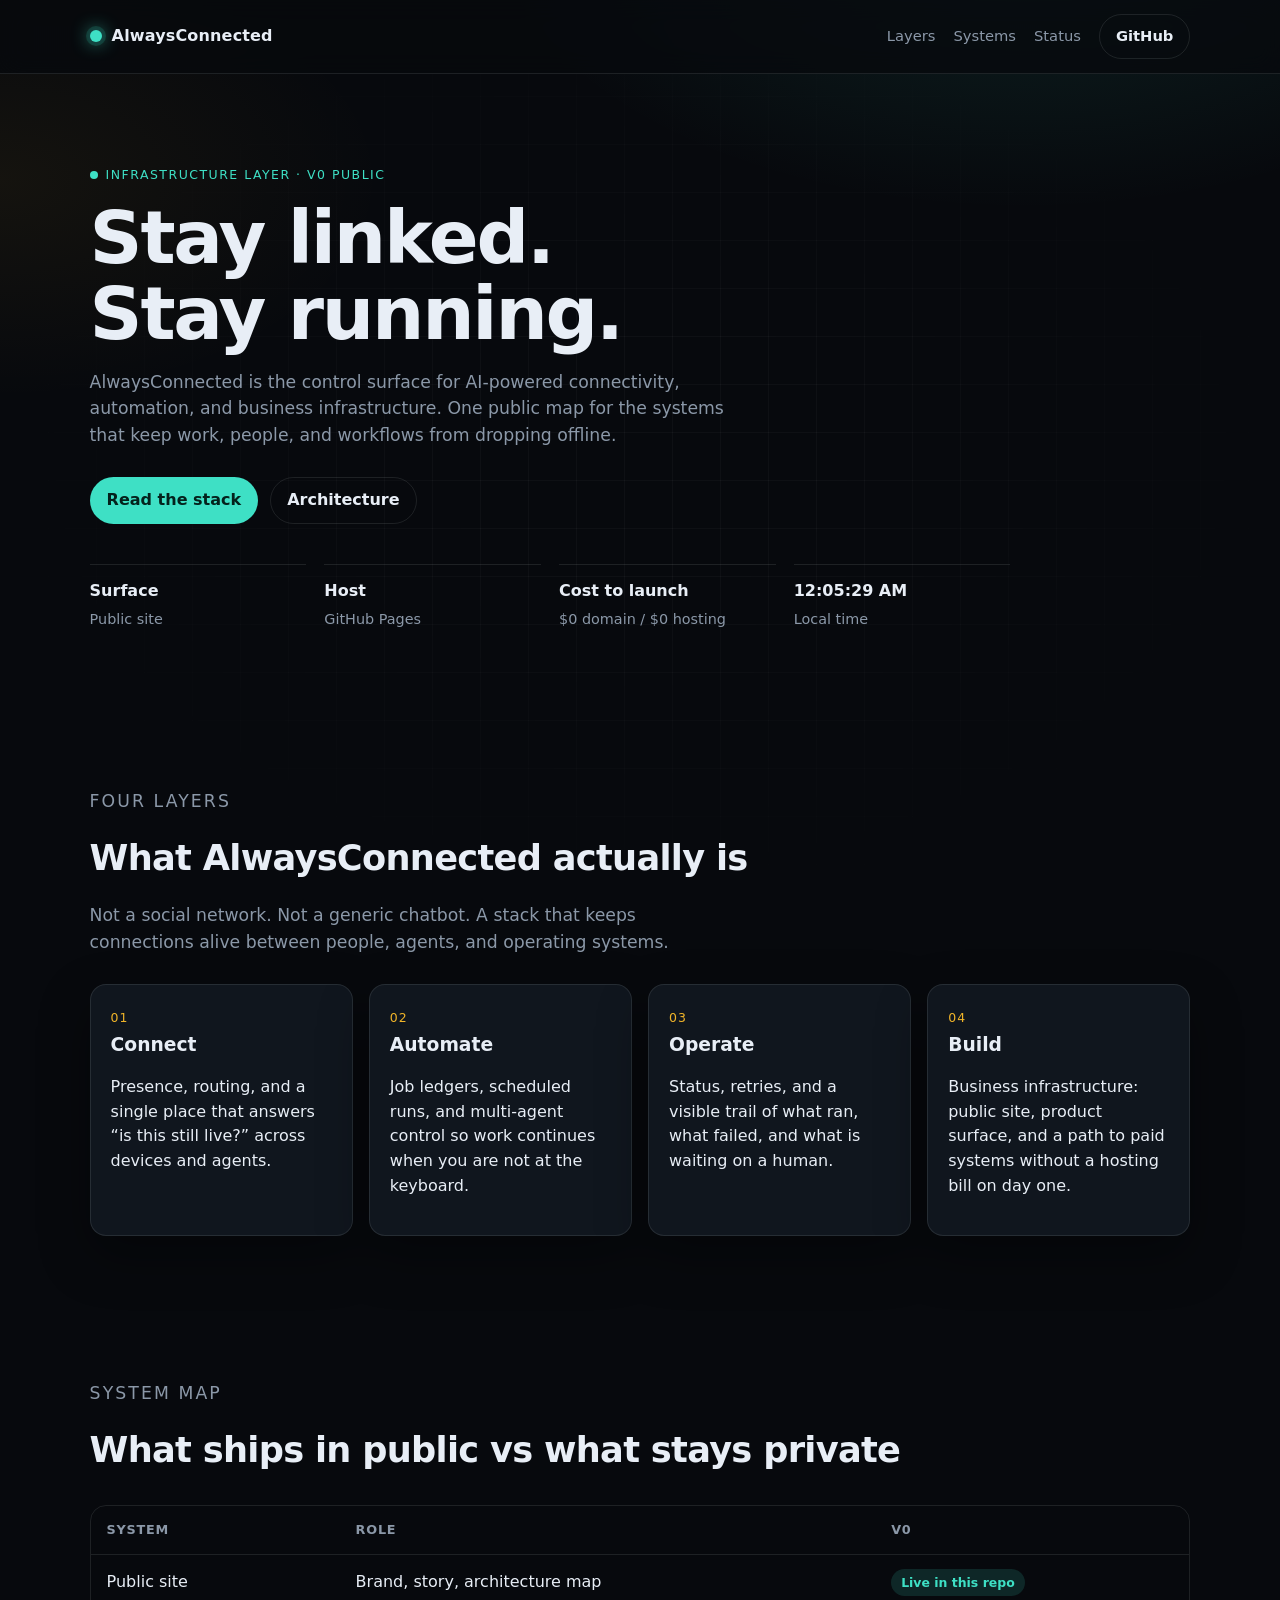
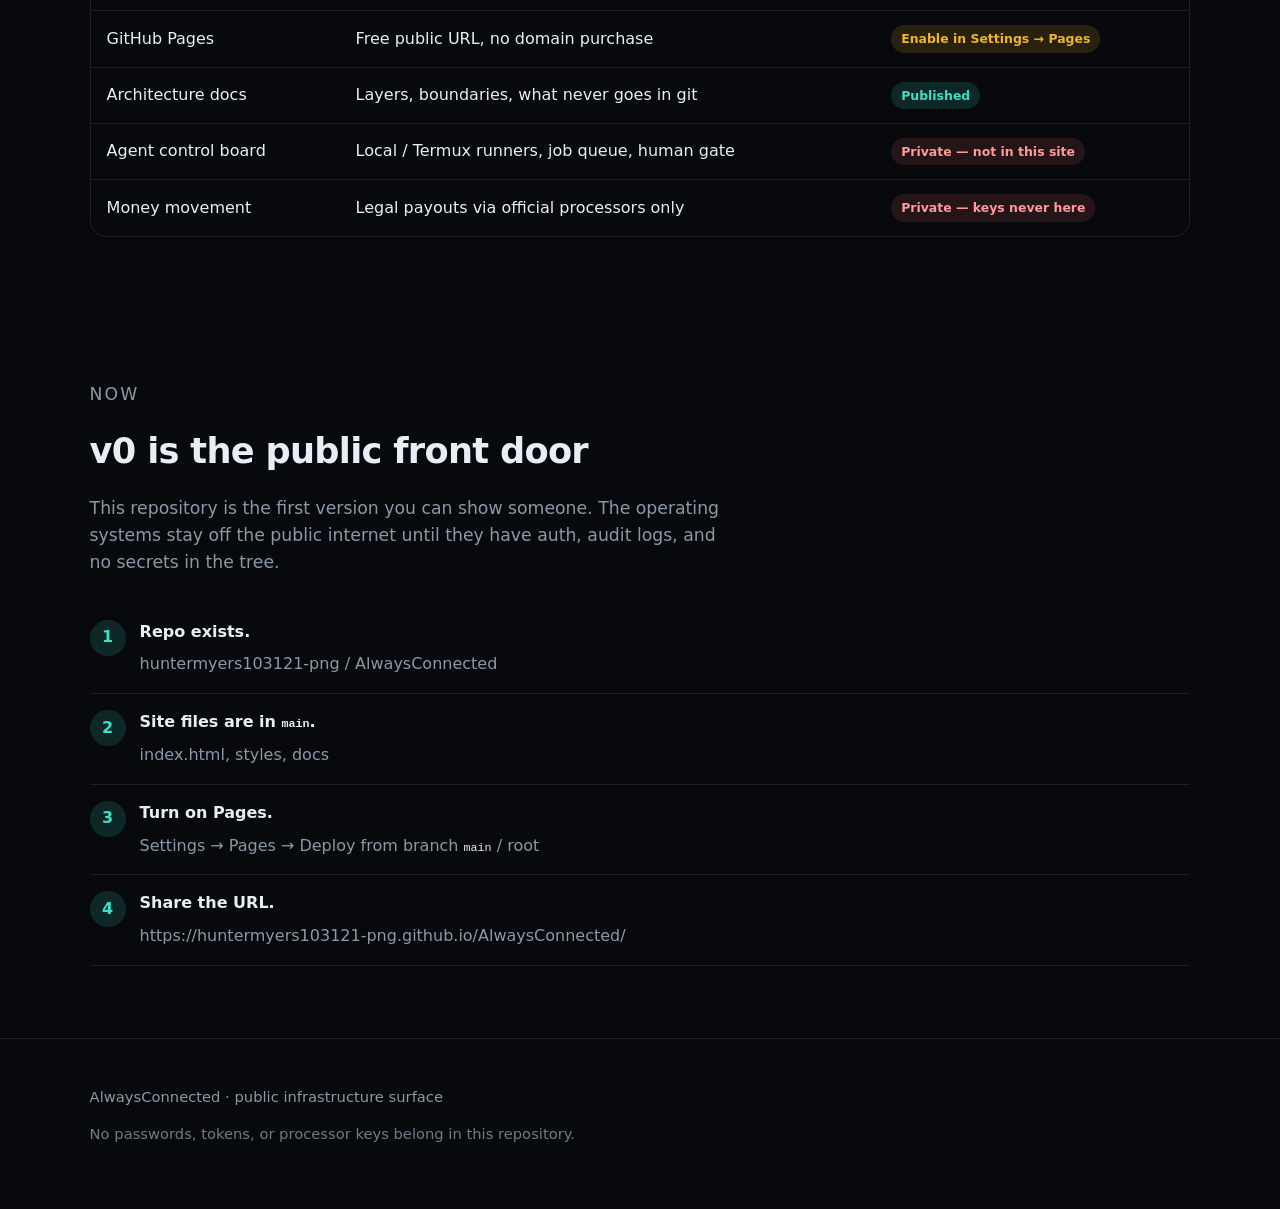
<file: index.html>
<!DOCTYPE html>
<html lang="en">
<head>
  <meta charset="UTF-8" />
  <meta name="viewport" content="width=device-width, initial-scale=1" />
  <title>AlwaysConnected — Stay linked. Stay running.</title>
  <meta name="description" content="AlwaysConnected is AI-powered connectivity, automation, and business infrastructure. Keep people, systems, and workflows online." />
  <link rel="stylesheet" href="styles.css" />
</head>
<body>
  <div class="grid-bg" aria-hidden="true"></div>

  <header class="nav">
    <a class="brand" href="#top">
      <span class="mark" aria-hidden="true"></span>
      AlwaysConnected
    </a>
    <nav>
      <a href="#layers">Layers</a>
      <a href="#systems">Systems</a>
      <a href="#status">Status</a>
      <a class="btn ghost" href="https://github.com/huntermyers103121-png/AlwaysConnected" target="_blank" rel="noopener">GitHub</a>
    </nav>
  </header>

  <main id="top">
    <section class="hero">
      <p class="eyebrow">
        <span class="pulse"></span>
        Infrastructure layer · v0 public
      </p>
      <h1>Stay linked.<br />Stay running.</h1>
      <p class="lede">
        AlwaysConnected is the control surface for AI-powered connectivity,
        automation, and business infrastructure. One public map for the systems
        that keep work, people, and workflows from dropping offline.
      </p>
      <div class="cta-row">
        <a class="btn primary" href="#layers">Read the stack</a>
        <a class="btn ghost" href="docs/architecture.html">Architecture</a>
      </div>
      <dl class="stats">
        <div>
          <dt>Surface</dt>
          <dd>Public site</dd>
        </div>
        <div>
          <dt>Host</dt>
          <dd>GitHub Pages</dd>
        </div>
        <div>
          <dt>Cost to launch</dt>
          <dd>$0 domain / $0 hosting</dd>
        </div>
        <div>
          <dt id="live-clock">--:--:--</dt>
          <dd>Local time</dd>
        </div>
      </dl>
    </section>

    <section id="layers" class="section">
      <header class="section-head">
        <p class="eyebrow">Four layers</p>
        <h2>What AlwaysConnected actually is</h2>
        <p>
          Not a social network. Not a generic chatbot. A stack that keeps
          connections alive between people, agents, and operating systems.
        </p>
      </header>
      <div class="cards four">
        <article class="card">
          <span class="idx">01</span>
          <h3>Connect</h3>
          <p>Presence, routing, and a single place that answers “is this still live?” across devices and agents.</p>
        </article>
        <article class="card">
          <span class="idx">02</span>
          <h3>Automate</h3>
          <p>Job ledgers, scheduled runs, and multi-agent control so work continues when you are not at the keyboard.</p>
        </article>
        <article class="card">
          <span class="idx">03</span>
          <h3>Operate</h3>
          <p>Status, retries, and a visible trail of what ran, what failed, and what is waiting on a human.</p>
        </article>
        <article class="card">
          <span class="idx">04</span>
          <h3>Build</h3>
          <p>Business infrastructure: public site, product surface, and a path to paid systems without a hosting bill on day one.</p>
        </article>
      </div>
    </section>

    <section id="systems" class="section">
      <header class="section-head">
        <p class="eyebrow">System map</p>
        <h2>What ships in public vs what stays private</h2>
      </header>
      <div class="table-wrap">
        <table>
          <thead>
            <tr>
              <th>System</th>
              <th>Role</th>
              <th>v0</th>
            </tr>
          </thead>
          <tbody>
            <tr>
              <td>Public site</td>
              <td>Brand, story, architecture map</td>
              <td><span class="chip on">Live in this repo</span></td>
            </tr>
            <tr>
              <td>GitHub Pages</td>
              <td>Free public URL, no domain purchase</td>
              <td><span class="chip wait">Enable in Settings → Pages</span></td>
            </tr>
            <tr>
              <td>Architecture docs</td>
              <td>Layers, boundaries, what never goes in git</td>
              <td><span class="chip on">Published</span></td>
            </tr>
            <tr>
              <td>Agent control board</td>
              <td>Local / Termux runners, job queue, human gate</td>
              <td><span class="chip off">Private — not in this site</span></td>
            </tr>
            <tr>
              <td>Money movement</td>
              <td>Legal payouts via official processors only</td>
              <td><span class="chip off">Private — keys never here</span></td>
            </tr>
          </tbody>
        </table>
      </div>
    </section>

    <section id="status" class="section">
      <header class="section-head">
        <p class="eyebrow">Now</p>
        <h2>v0 is the public front door</h2>
        <p>
          This repository is the first version you can show someone. The
          operating systems stay off the public internet until they have
          auth, audit logs, and no secrets in the tree.
        </p>
      </header>
      <ol class="steps">
        <li>
          <strong>Repo exists.</strong>
          <span>huntermyers103121-png / AlwaysConnected</span>
        </li>
        <li>
          <strong>Site files are in <code>main</code>.</strong>
          <span>index.html, styles, docs</span>
        </li>
        <li>
          <strong>Turn on Pages.</strong>
          <span>Settings → Pages → Deploy from branch <code>main</code> / root</span>
        </li>
        <li>
          <strong>Share the URL.</strong>
          <span>https://huntermyers103121-png.github.io/AlwaysConnected/</span>
        </li>
      </ol>
    </section>
  </main>

  <footer>
    <p>AlwaysConnected · public infrastructure surface</p>
    <p class="muted">No passwords, tokens, or processor keys belong in this repository.</p>
  </footer>

  <script src="app.js"></script>
</body>
</html>
</file>
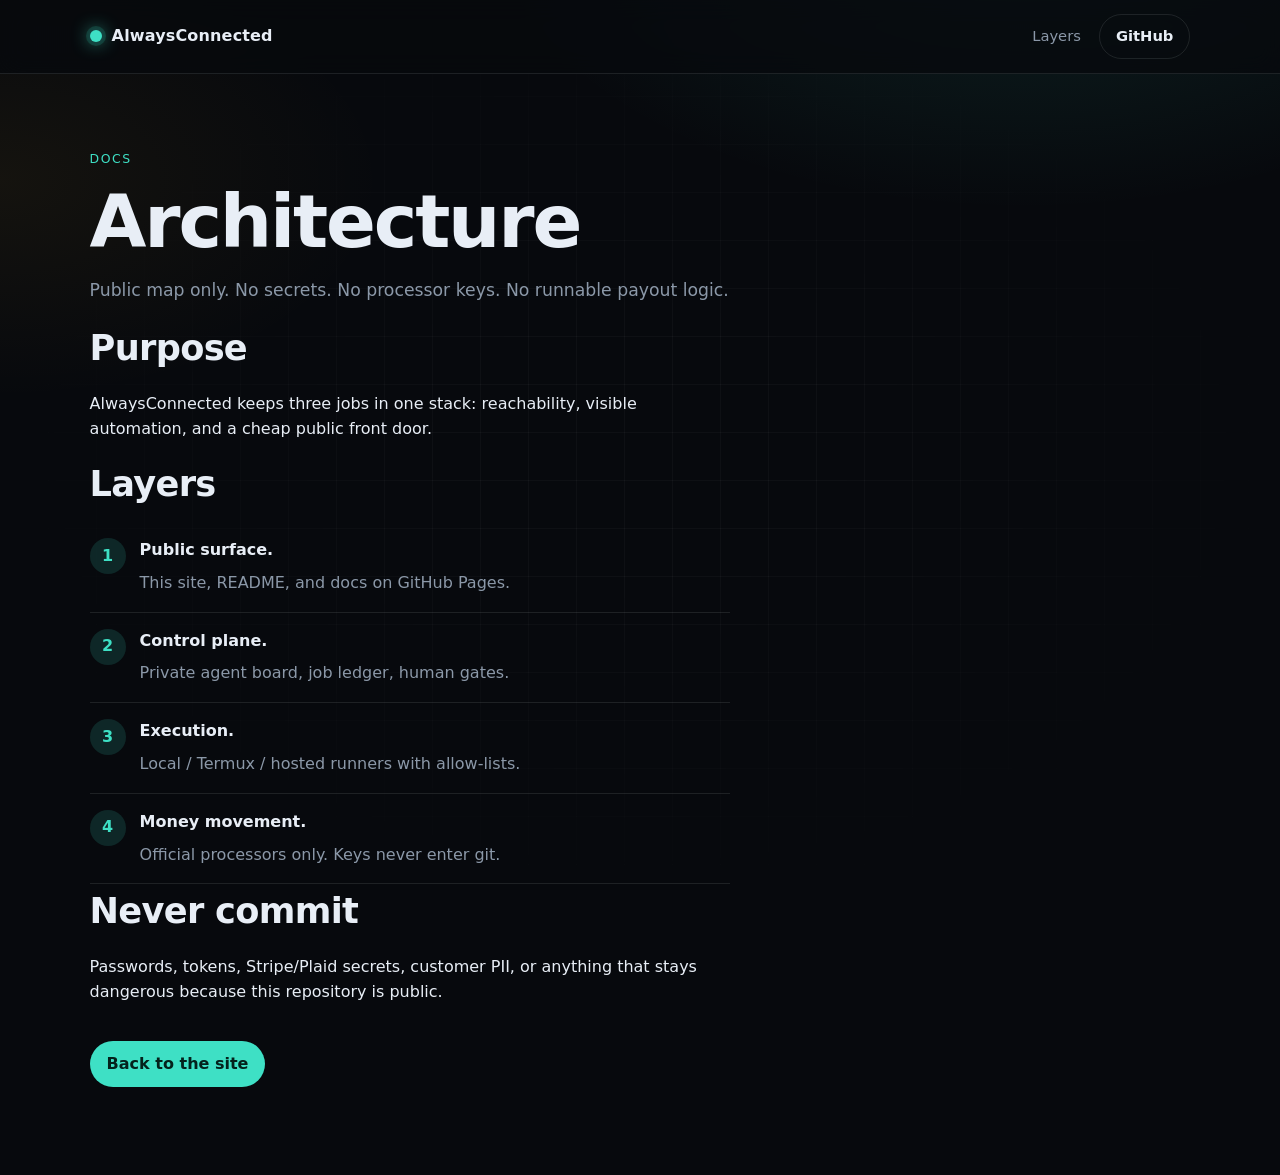
<file: docs/architecture.html>
<!DOCTYPE html>
<html lang="en">
<head>
  <meta charset="UTF-8" />
  <meta name="viewport" content="width=device-width, initial-scale=1" />
  <title>Architecture — AlwaysConnected</title>
  <link rel="stylesheet" href="../styles.css" />
</head>
<body>
  <div class="grid-bg" aria-hidden="true"></div>
  <header class="nav">
    <a class="brand" href="../index.html">
      <span class="mark" aria-hidden="true"></span>
      AlwaysConnected
    </a>
    <nav>
      <a href="../index.html#layers">Layers</a>
      <a class="btn ghost" href="https://github.com/huntermyers103121-png/AlwaysConnected" target="_blank" rel="noopener">GitHub</a>
    </nav>
  </header>
  <main class="section" style="max-width:820px">
    <p class="eyebrow">Docs</p>
    <h1>Architecture</h1>
    <p class="lede">Public map only. No secrets. No processor keys. No runnable payout logic.</p>

    <h2>Purpose</h2>
    <p>AlwaysConnected keeps three jobs in one stack: reachability, visible automation, and a cheap public front door.</p>

    <h2>Layers</h2>
    <ol class="steps">
      <li><strong>Public surface.</strong> <span>This site, README, and docs on GitHub Pages.</span></li>
      <li><strong>Control plane.</strong> <span>Private agent board, job ledger, human gates.</span></li>
      <li><strong>Execution.</strong> <span>Local / Termux / hosted runners with allow-lists.</span></li>
      <li><strong>Money movement.</strong> <span>Official processors only. Keys never enter git.</span></li>
    </ol>

    <h2>Never commit</h2>
    <p>Passwords, tokens, Stripe/Plaid secrets, customer PII, or anything that stays dangerous because this repository is public.</p>

    <p style="margin-top:36px"><a class="btn primary" href="../index.html">Back to the site</a></p>
  </main>
</body>
</html>
</file>
<file: styles.css>
:root {
  --bg: #07090d;
  --bg-2: #0d1218;
  --ink: #e8eef6;
  --muted: #8b98a8;
  --line: rgba(232, 238, 246, 0.1);
  --cyan: #3ee0c5;
  --cyan-dim: rgba(62, 224, 197, 0.14);
  --amber: #f0b429;
  --danger: #ff6b6b;
  --card: #10161e;
  --shadow: 0 20px 50px rgba(0, 0, 0, 0.35);
  --font: "Segoe UI", system-ui, -apple-system, sans-serif;
}

* { box-sizing: border-box; }
html { scroll-behavior: smooth; }
body {
  margin: 0;
  font-family: var(--font);
  background: var(--bg);
  color: var(--ink);
  line-height: 1.55;
}

.grid-bg {
  position: fixed;
  inset: 0;
  z-index: -1;
  background:
    radial-gradient(900px 500px at 80% -10%, rgba(62, 224, 197, 0.12), transparent 60%),
    radial-gradient(700px 400px at 0% 20%, rgba(240, 180, 41, 0.06), transparent 55%),
    linear-gradient(var(--bg), var(--bg));
}
.grid-bg::after {
  content: "";
  position: absolute;
  inset: 0;
  background-image:
    linear-gradient(rgba(255,255,255,0.03) 1px, transparent 1px),
    linear-gradient(90deg, rgba(255,255,255,0.03) 1px, transparent 1px);
  background-size: 48px 48px;
  mask-image: radial-gradient(ellipse at center, black 20%, transparent 75%);
}

a { color: var(--cyan); text-decoration: none; }
a:hover { text-decoration: underline; }

.nav {
  position: sticky;
  top: 0;
  z-index: 20;
  display: flex;
  align-items: center;
  justify-content: space-between;
  gap: 16px;
  padding: 14px 7vw;
  background: rgba(7, 9, 13, 0.78);
  backdrop-filter: blur(12px);
  border-bottom: 1px solid var(--line);
}
.brand {
  display: flex;
  align-items: center;
  gap: 10px;
  color: var(--ink);
  font-weight: 700;
  letter-spacing: 0.01em;
  text-decoration: none;
}
.mark {
  width: 12px;
  height: 12px;
  border-radius: 50%;
  background: var(--cyan);
  box-shadow: 0 0 0 4px var(--cyan-dim), 0 0 18px var(--cyan);
}
.nav nav {
  display: flex;
  align-items: center;
  gap: 18px;
  font-size: 0.92rem;
}
.nav nav a { color: var(--muted); text-decoration: none; }
.nav nav a:hover { color: var(--ink); }

.hero, .section { padding: 72px 7vw; }
.hero { padding-top: 88px; max-width: 1100px; }

.eyebrow {
  display: inline-flex;
  align-items: center;
  gap: 8px;
  color: var(--cyan);
  font-size: 0.78rem;
  letter-spacing: 0.12em;
  text-transform: uppercase;
  margin: 0 0 16px;
}
.pulse {
  width: 8px;
  height: 8px;
  border-radius: 50%;
  background: var(--cyan);
  animation: pulse 1.8s ease-out infinite;
}
@keyframes pulse {
  0% { box-shadow: 0 0 0 0 rgba(62, 224, 197, 0.55); }
  100% { box-shadow: 0 0 0 12px rgba(62, 224, 197, 0); }
}

h1 {
  font-size: clamp(2.4rem, 6vw, 4.6rem);
  line-height: 1.02;
  letter-spacing: -0.03em;
  margin: 0 0 18px;
}
h2 { font-size: clamp(1.6rem, 3vw, 2.2rem); margin: 0 0 10px; letter-spacing: -0.02em; }
h3 { margin: 0 0 8px; }
.lede, .section-head p {
  max-width: 640px;
  color: var(--muted);
  font-size: 1.08rem;
}

.cta-row { display: flex; flex-wrap: wrap; gap: 12px; margin: 28px 0 40px; }
.btn {
  display: inline-flex;
  align-items: center;
  padding: 10px 16px;
  border-radius: 999px;
  font-weight: 600;
  text-decoration: none;
  border: 1px solid var(--line);
}
.btn.primary {
  background: var(--cyan);
  color: #04221c;
  border-color: transparent;
}
.btn.ghost { color: var(--ink); background: transparent; }
.btn:hover { text-decoration: none; filter: brightness(1.08); }

.stats {
  display: grid;
  grid-template-columns: repeat(auto-fit, minmax(140px, 1fr));
  gap: 18px;
  margin: 0;
}
.stats div {
  padding: 14px 0;
  border-top: 1px solid var(--line);
}
.stats dt { font-weight: 700; }
.stats dd { margin: 4px 0 0; color: var(--muted); font-size: 0.9rem; }

.section-head { margin-bottom: 28px; }
.cards { display: grid; gap: 16px; }
.cards.four { grid-template-columns: repeat(auto-fit, minmax(200px, 1fr)); }
.card {
  background: var(--card);
  border: 1px solid var(--line);
  border-radius: 16px;
  padding: 20px;
  box-shadow: var(--shadow);
}
.idx { color: var(--amber); font-size: 0.78rem; letter-spacing: 0.08em; }

.table-wrap { overflow-x: auto; border: 1px solid var(--line); border-radius: 16px; }
table { width: 100%; border-collapse: collapse; min-width: 560px; }
th, td { text-align: left; padding: 14px 16px; border-bottom: 1px solid var(--line); }
th { color: var(--muted); font-size: 0.8rem; letter-spacing: 0.06em; text-transform: uppercase; }
tr:last-child td { border-bottom: 0; }

.chip {
  display: inline-block;
  padding: 4px 10px;
  border-radius: 999px;
  font-size: 0.78rem;
  font-weight: 600;
}
.chip.on { background: var(--cyan-dim); color: var(--cyan); }
.chip.wait { background: rgba(240, 180, 41, 0.14); color: var(--amber); }
.chip.off { background: rgba(255, 107, 107, 0.12); color: #ff9a9a; }

.steps {
  list-style: none;
  padding: 0;
  margin: 0;
  counter-reset: step;
}
.steps li {
  counter-increment: step;
  display: grid;
  grid-template-columns: 36px 1fr;
  gap: 8px 14px;
  padding: 16px 0;
  border-bottom: 1px solid var(--line);
}
.steps li::before {
  content: counter(step);
  width: 36px;
  height: 36px;
  grid-row: span 2;
  display: grid;
  place-items: center;
  border-radius: 50%;
  background: var(--cyan-dim);
  color: var(--cyan);
  font-weight: 700;
}
.steps span { color: var(--muted); }

footer {
  padding: 32px 7vw 48px;
  border-top: 1px solid var(--line);
  color: var(--muted);
  font-size: 0.92rem;
}
.muted { opacity: 0.8; }
code { font-size: 0.9em; color: var(--ink); }

@media (max-width: 720px) {
  .nav nav a:not(.btn) { display: none; }
  .hero, .section { padding: 48px 6vw; }
}
</file>
